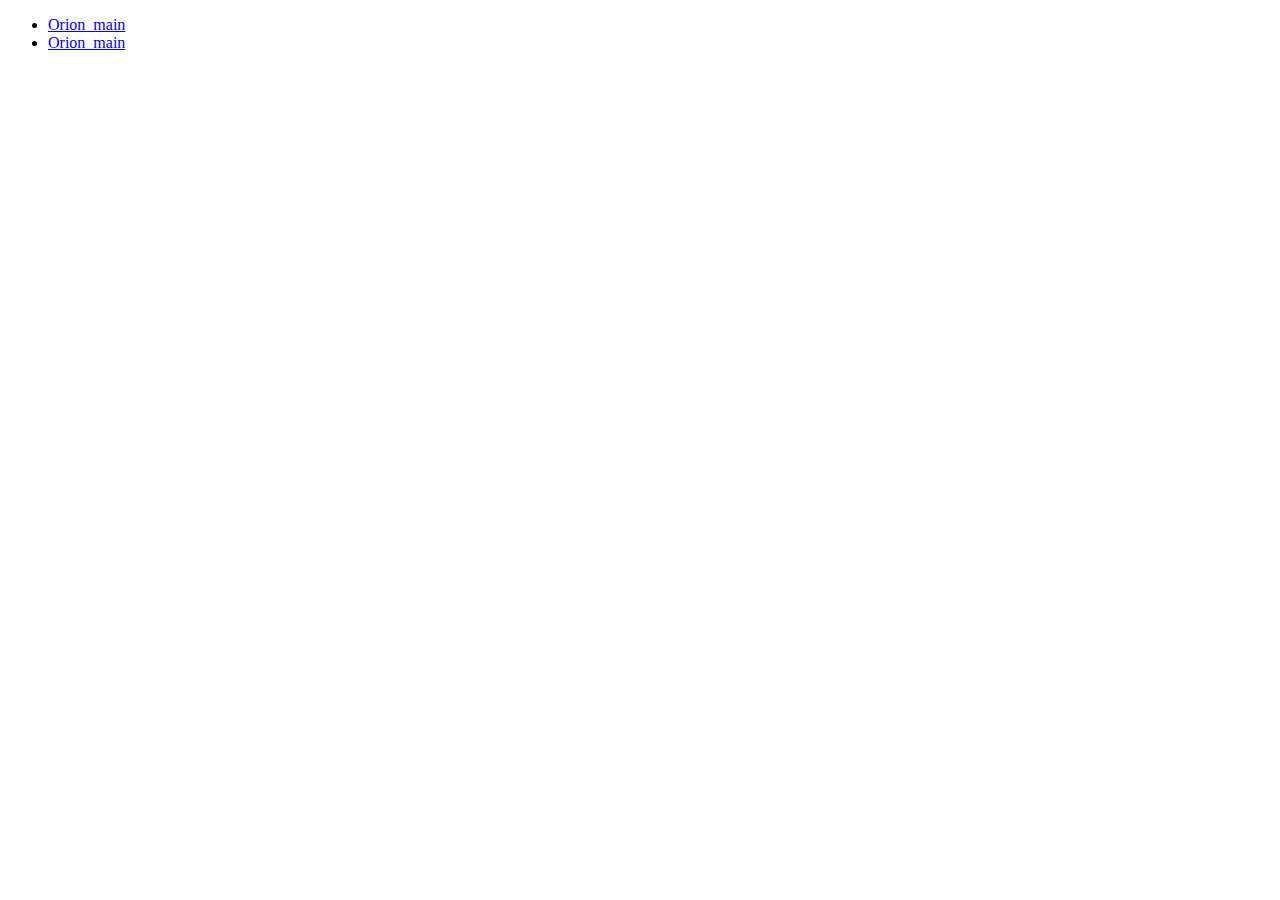
<file: index.html>
<!DOCTYPE html>
<html lang="ko-KR">
<head>
	<meta charset="UTF-8">
	<!-- <meta name="viewport" content="width=device-width, initial-scale=1.0"> -->
	<title>Document</title>
</head>
<body>
	<ul>
		<li><a href="./html/orion_main.html">Orion_main</a></li>
		<li><a href="./html/orion_product.html">Orion_main</a></li>
	</ul>
</body>
</html>
</file>
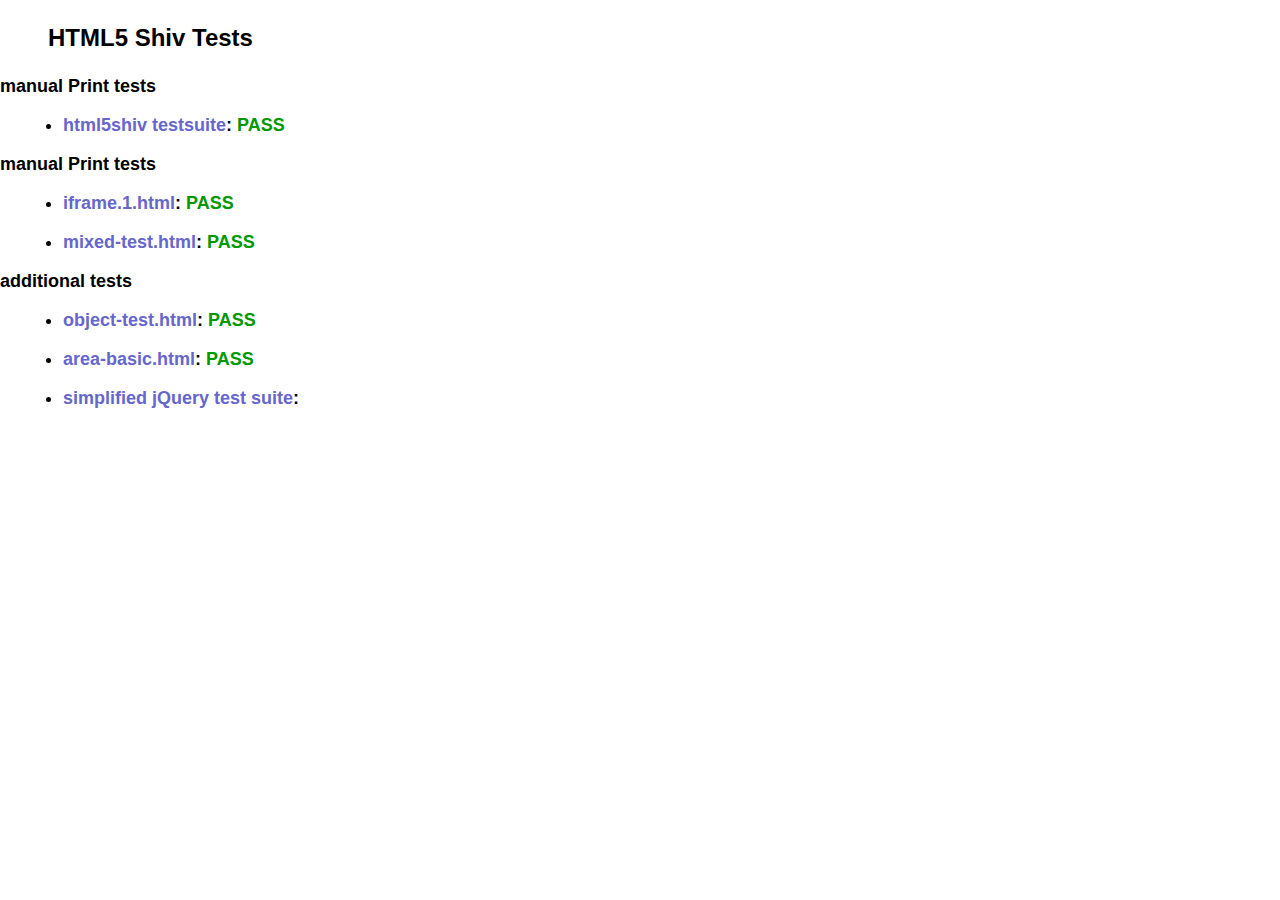
<file: ie/html5shiv/test/index.html>
<!doctype html>
<html>
	<head>
		<meta charset="utf-8">
		<title>IE&lt;9 HTML5 Shiv Tests</title>
		<link rel="stylesheet" href="style.css">
		<script src="../src/html5shiv-printshiv.js"></script>
	</head>
	<body>
		<h1>
			HTML5 Shiv Tests
		</h1>
		<h2>manual Print tests</h2>
		<ul>
			<li>
				<a href="html5shiv.html">html5shiv testsuite</a>: <span class="pass">PASS</span>
			</li>
			
		</ul>
		<h2>manual Print tests</h2>
		<ul>
			<li>
				<a href="iframe.1.html">iframe.1.html</a>: <span class="pass">PASS</span>
			</li>
			<li>
				<a href="mixed-test.html">mixed-test.html</a>: <span class="pass">PASS</span>
			</li>
			
		</ul>
		<h2>additional tests</h2>
		<ul>
			
			<li>
				<a href="object-test.html">object-test.html</a>: <span class="pass">PASS</span>
			</li>
			
			<li>
				<a href="highcharts/area-basic.html">area-basic.html</a>: <span class="pass">PASS</span>
			</li>
			<li>
				<a href="jquery-1.7.1/index.html">simplified jQuery test suite</a>:
			</li>
		</ul>
	<body>
</html>
</file>
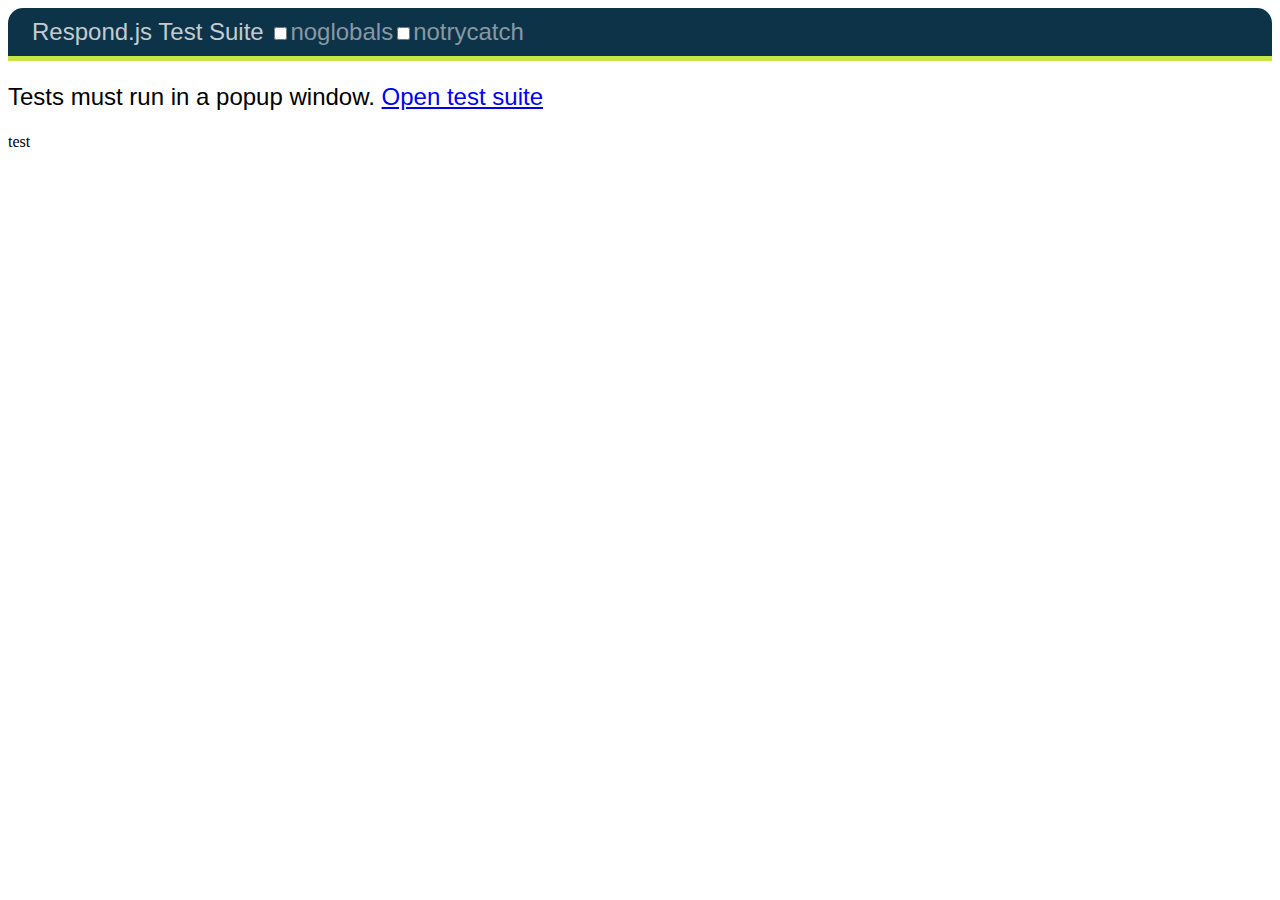
<file: ie/respond/test/unit/index.html>
<!DOCTYPE html>
<html>
<head>
	<meta charset="utf-8" />
	<title>Respond.js Test Suite</title>
	<link rel="stylesheet" href="qunit/qunit.css" media="screen">
	<script src="qunit/qunit.js"></script>
	<link href="test.css" rel="stylesheet" />
	<link href="test2.css" media="screen and (min-width: 950px)" rel="stylesheet" />
	<link href="test3.css" media="screen and (min-width: 68.75em)" rel="stylesheet" />
	<script src="../../dest/respond.src.js"></script>
	<script src="tests.js"></script>

</head>
<body>
	<h1 id="qunit-header">Respond.js Test Suite</h1>
	<h2 id="qunit-banner"></h2>
	<div id="qunit-testrunner-toolbar"></div>
	<h2 id="qunit-userAgent"></h2>
	<ol id="qunit-tests"></ol>
	
	<!-- tests must run in new window -->
	<div id="launcher"></div>
	
	<!-- elem for applying css via queries -->
	<div id="testelem" class="foo">test</div>
	
</body>
</html>
</file>
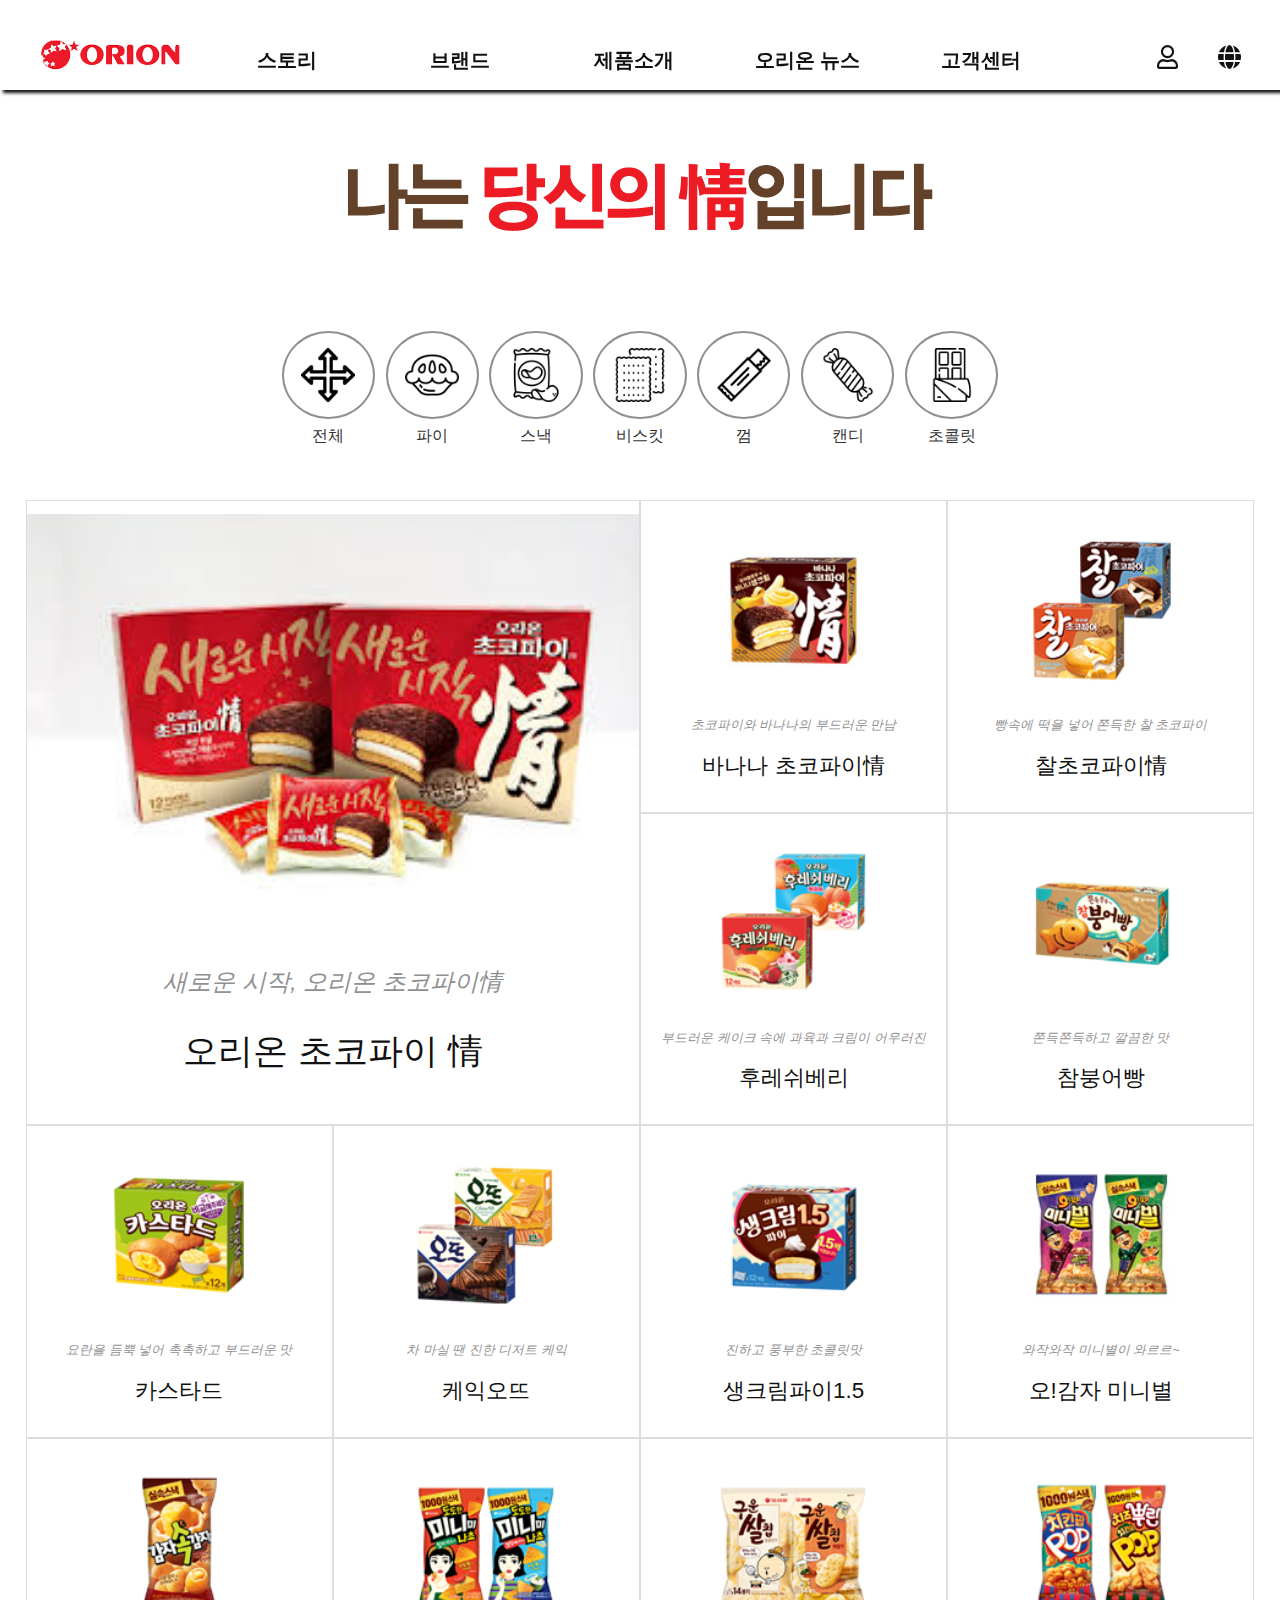
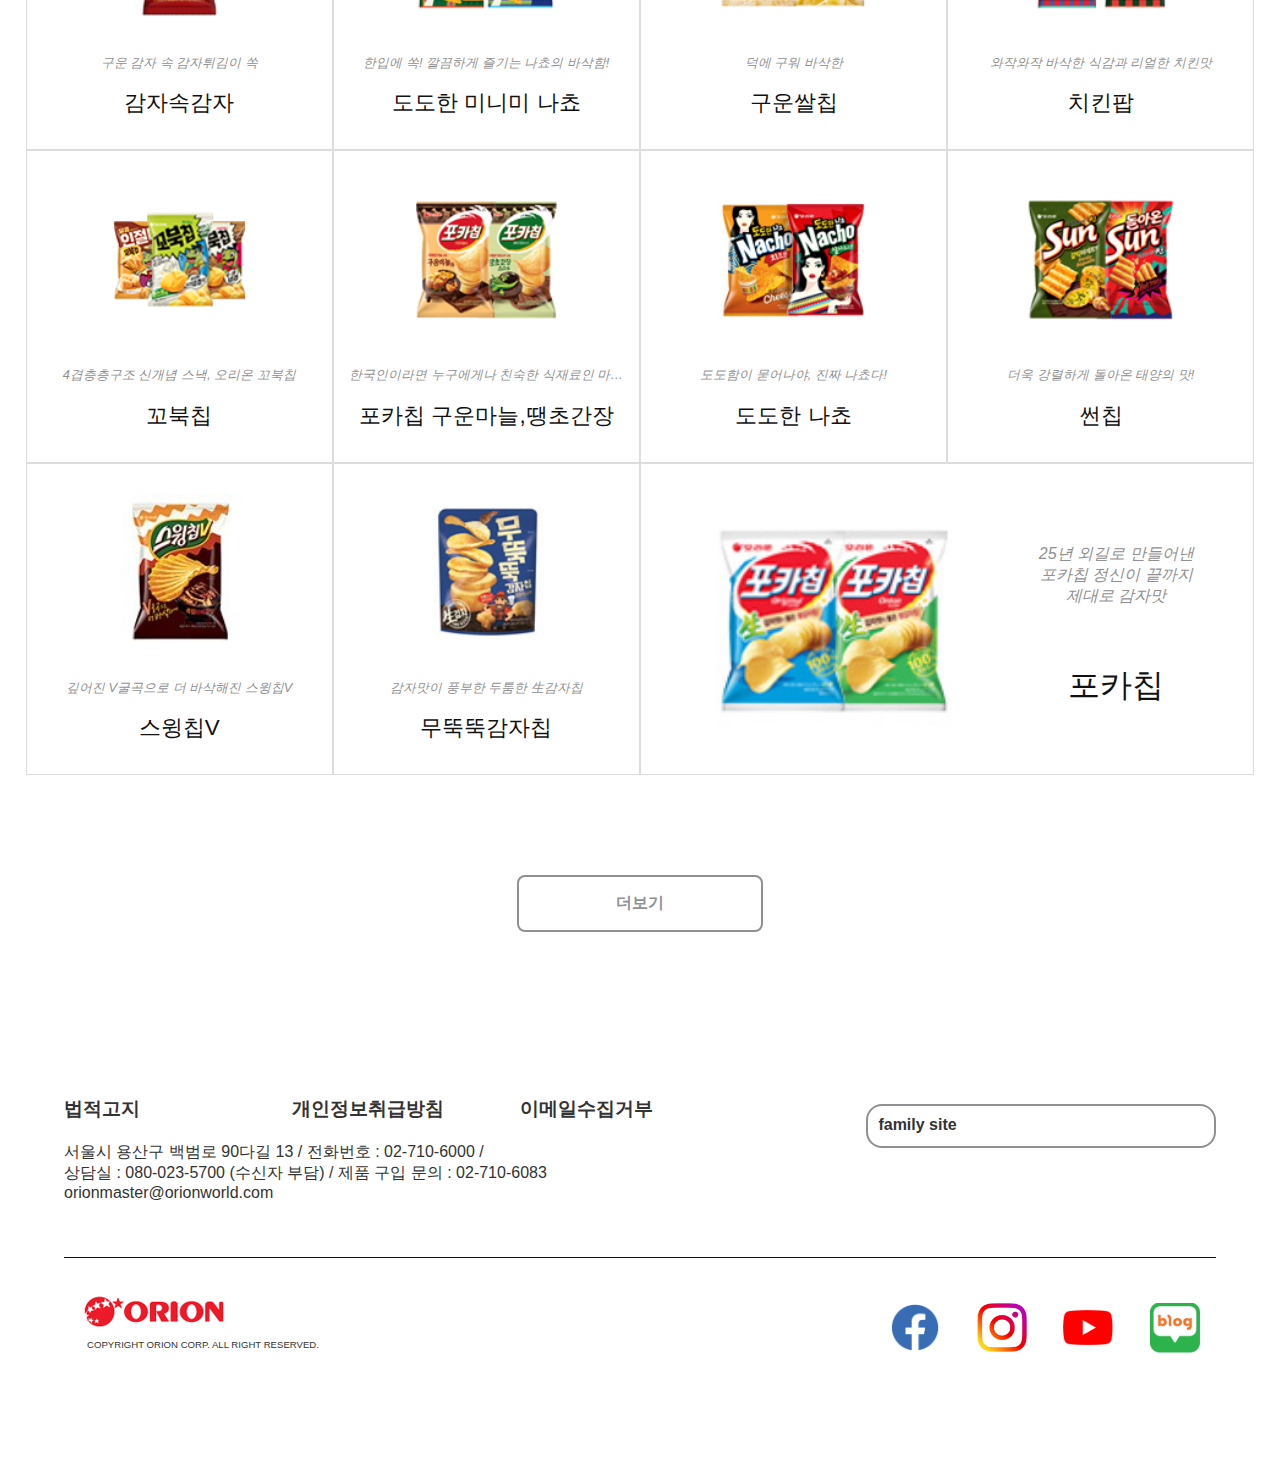
<file: html/orion_product.html>
<!DOCTYPE html>
<!-- orion_product.html -->
<html lang="ko-KR">
<head>
 <meta charset="UTF-8">
 <meta http-equiv="X-UA-Compatible" content="IE=edge">
 <meta name="viewport" content="width=device-width,
 user-scalable=yes, initial-scale=1.0, maximum-scale=3.0, minimum-scale=0.5">

 <!-- <link rel="stylesheet" href="../fonts/myFont/fonts.css"> -->

<link rel="stylesheet" href="../fonts/fontawesome-free-5/css/all.min.css">

 <link rel="stylesheet" href="../css/base/reset.css">
 <link rel="stylesheet" href="../css/base/common.css">

 <link rel="stylesheet" href="../css/src/orion_product.css">

 <!--[if IE]>
   <script src="./ie/html5shiv/dist/html5shiv.min.js"></script>
   <script src="./ie/pie/PIE.js"></script>
   <script src="./ie/respond/dist/respond.min.js"></script>
  <![endif]-->

 <title>오리온</title>
</head>
<body>
 <!-- <layout> -->
  <div id="wrap">
    <!-- #headBox-------------------------------------------- -->
		<header id="headBox">
      <h1 class="hidden_wrap">
        <a href="./orion_main.html">
          <span>orion logo</span>
        </a>
      </h1>

      <button type="button"><span class="hidden">메뉴 열기</span>
        <i class="fas fa-bars"></i></button>
      <nav class="gnbBox">
        <h2 class="hidden">오리온 전체메뉴</h2>
        <ul class="gnb_area container-example">
          <li>
            <dl>
              <dt class="strip"><a href="#">스토리</a></dt>
              <dd>
                <ul class="gnb_sub">
                  <li><a href="#">오리온 소개</a></li>
                  <li><a href="#">히스토리</a></li>
                  <li><a href="#">윤리경영</a></li>
                  <li><a href="#">사회공헌</a></li>
                  <li><a href="#">채용공고</a></li>
                  <li><a href="#">오시는길</a></li>
                </ul>
              </dd>
            </dl>
          </li>
          <li> 
            <dl>
              <dt><a href="#">브랜드</a></dt>
              <dd>
                <ul class="gnb_sub">
                  <li><a href="#">초코파이 하우스</a></li>
                  <li><a href="#">닥터유</a></li>
                  <li><a href="#">마켓오</a></li>
                  <li><a href="#">제주용암수</a></li>
                </ul>
              </dd>
            </dl>
          </li>
          <li>
            <dl>
              <dt><a href="#">제품소개</a></dt>
              <dd>
                <ul class="gnb_sub">
                  <li><a href="#"></a></li>
                  <li><a href="#">pie</a></li>
                  <li><a href="#">snack</a></li>
                  <li><a href="#">biscuit</a></li>
                  <li><a href="#">gum</a></li>
                  <li><a href="#">candy</a></li>
                  <li><a href="#">chocolate</a></li>
                </ul>
              </dd>
            </dl>
          </li>
          <li>
            <dl>
              <dt><a href="#">오리온 뉴스</a></dt>
              <dd>
                <ul class="gnb_sub">
                  <li><a href="#">공지사항</a></li>
                  <li><a href="#">sns</a></li>
                  <li><a href="#">보도자료</a></li>
                  <li><a href="#">오리온 영상</a></li>
                </ul>
              </dd>
            </dl>
          </li>
          <li>
            <dl>
              <dt><a href="#">고객센터</a></dt>
              <dd>
                <ul class="gnb_sub">
                  <li><a href="#">고객소리</a></li>
                  <li><a href="#">불만접수</a></li>
                  <li><a href="#">아이디어 제안</a></li>
                  <li><a href="#">영업소 위치</a></li>
                </ul>
              </dd>
            </dl>
          </li>
        </ul>
      </nav>

      <nav class="unbBox">
        <h2 class="hidden">오리온 서비스 메뉴</h2>
        <ul class="unb_area container-example">
          <li>
            <dl>
              <dt class="login strip"><a href="#"><span class="hidden">로그인</span>
                <i class="far fa-user"></i></a></dt> <!-- 이미지 첨부 -->
              <dd>
                <ul class="unb_sub login_link">
                  <li><a href="#">로그인</a></li>
                  <li><a href="#">회원가입</a></li>
                  <li><a href="#">마이페이지</a></li>
                </ul>
              </dd>
            </dl>
          </li>
          <li>
            <dl>
              <dt class="language"><a href="#"><span class="hidden">언어선택</span>
                <i class="fas fa-globe"></i></a></dt> <!-- 이미지 첨부 -->
              <dd>
                <ul class="unb_sub language_link">
                  <li><a href="#">한국어</a></li>
                  <li><a href="#">english</a></li>
                  <li><a href="#">日 本 語</a></li>
                  <li><a href="#">中 國 語</a></li>
                </ul>
              </dd>
            </dl>
          </li>
        </ul>
      </nav>
  </header>
  <!-- // #headBox-------------------------------------------- -->

  <div id="top_img"></div>
  <!-- // #top_img-------------------------------------------- -->


  <!-- #menuBox--------------------------------- -->
  <section id="menuBox">
    <h2 class="hidden">main menu 항목 이동</h2>
    <div class="main_menu">
      <ul>
        <li><a href="#" class="p_all">
          <p>전체</p>
        </a>
        </li>
        <li><a href="#" class="pie">
          <p>파이</p>
        </a>
        </li>
        <li><a href="#" class="snack">
          <p>스낵</p>
          </a>
        </li>
        <li><a href="#" class="biscuit">
          <p>비스킷</p>
        </a>
        </li>
        <li><a href="#" class="gum">
          <p>껌</p>
        </a>
        </li>
        <li><a href="#" class="candy">
          <p>캔디</p>
          </a>
        </li>
        <li><a href="#" class="chocolate">
          <p>초콜릿</p>
        </a>
        </li>
      </ul>
    </div>
  </section>
  <!-- // #menuBox---------------------------------------- -->


  
  <!-- #productBox------------------------------------------- -->
  <section id="productBox">
    <h2 class="hidden">pie menu</h2>

    <!-- js에서 생성 -->
    <!-- <div class="product_modal">
      <div class="product_big">
        <div class="close_btn hidden_wrap">
          <button type="button"><span>닫기</span></button>	
        </div>
      </div>
      <div class="big_bg"></div>
    </div> -->

    <!-- js에서 생성 -->
    <!-- <ul class="product_all product clearfix">
      <li><a href="#">
        <div class="pie_img01 img"></div>
        <em class="img_em_01">새로운 시작, 오리온 초코파이情</em>
        <p class="img_p_01">오리온 초코파이 情</p>
      </a>
    </li>-->
    
    <!-- <div class="more">
      <button type="button">더보기</button>
    </div> -->
  </section>
  <!-- // #productBox------------------------------------- -->



  <!-- #footBox-------------------------------------------- -->
  <footer id="footBox">
    <h2 class="hidden">회사정보</h2>
    <div class="footer_top">
      <div class="fnb">
        <ul class="footer_link">
          <li><a href="#">법적고지</a></li>
          <li><a href="#">개인정보취급방침</a></li>
          <li><a href="#">이메일수집거부</a></li>
        </ul>
        <div class="address">
          <p>서울시 용산구 백범로 90다길 13 / 전화번호 : 02-710-6000 / <br />
            상담실 : 080-023-5700 (수신자 부담) / 제품 구입 문의 : 02-710-6083 
            orionmaster@orionworld.com</p>
        </div>
      
        
        <div class="family_site">
          <a href="#"><span>family site</span></a>
          <h3 class="hidden">패밀리 사이트</h3>
          <ul>
            <li><a href="https://www.showbox.co.kr/" target="_blank">showbox</a></li>
            <li><a href="https://orions.co.kr/orions/" target="_blank">고양 오리온 농구단</a></li>
          </ul>
        </div>
      </div>
    </div>


    <div class="footer_bottom">
      <div class="logoBox">
        <div class="footer_logo"></div>
      </div>
      
      <h3 class="hidden">sns</h3>
      <!-- <div class="sns_area"> -->
      <ul class="snsBox"> <!-- sns icon 첨부 -->
        <li class="facebook"><a href="https://www.facebook.com/onlyorion" target="_blank">
        <span class="hidden">facebook</span></a></li>
        <li class="instagram"><a href="https://www.instagram.com/orion_world/" target="_blank">
        <span class="hidden">instagram</span></a></li>
        <li class="youtube"><a href="https://www.youtube.com/channel/UCzK9rR-swgi7f2O_Q0vStjw/featured?disable_polymer=1" target="_blank">
        <span class="hidden">youtube</span></a></li>
        <li class="naverblog"><a href="http://blog.naver.com/orionblog" target="_blank">
        <span class="hidden">naverblog</span></a></li>
      </ul>
        <p>COPYRIGHT ORION CORP. ALL RIGHT RESERVED.</p>
      <!-- </div> -->
    </div>
  </footer>
  <!-- // #footBox-------------------------------------------- -->
  </div>

 <!-- <script> -->
<script src="../js/base/jquery-3.5.1.min.js"></script>
<script src="../js/base/jquery-ui.min.js"></script>

<!-- <script src="../js/src/orion_product.js"></script> -->
<script src="../js/src/orion_product_headBox.js"></script>
<script src="../js/src/orion_product_product_all.js"></script>
<script src="../js/src/orion_product_productBox.js"></script>
<!-- <script src="../js/src/orion_product_popupmodal.js"></script> -->
<!-- <script src="../js/src/orion_product_modal.js"></script> -->
<script src="../js/src/orion_product_productBox_modal.js"></script>
<script src="../js/src/orion_product_productBox_more.js"></script>
<script src="../js/src/orion_product_footBox.js"></script>
</body>
</html>
</file>
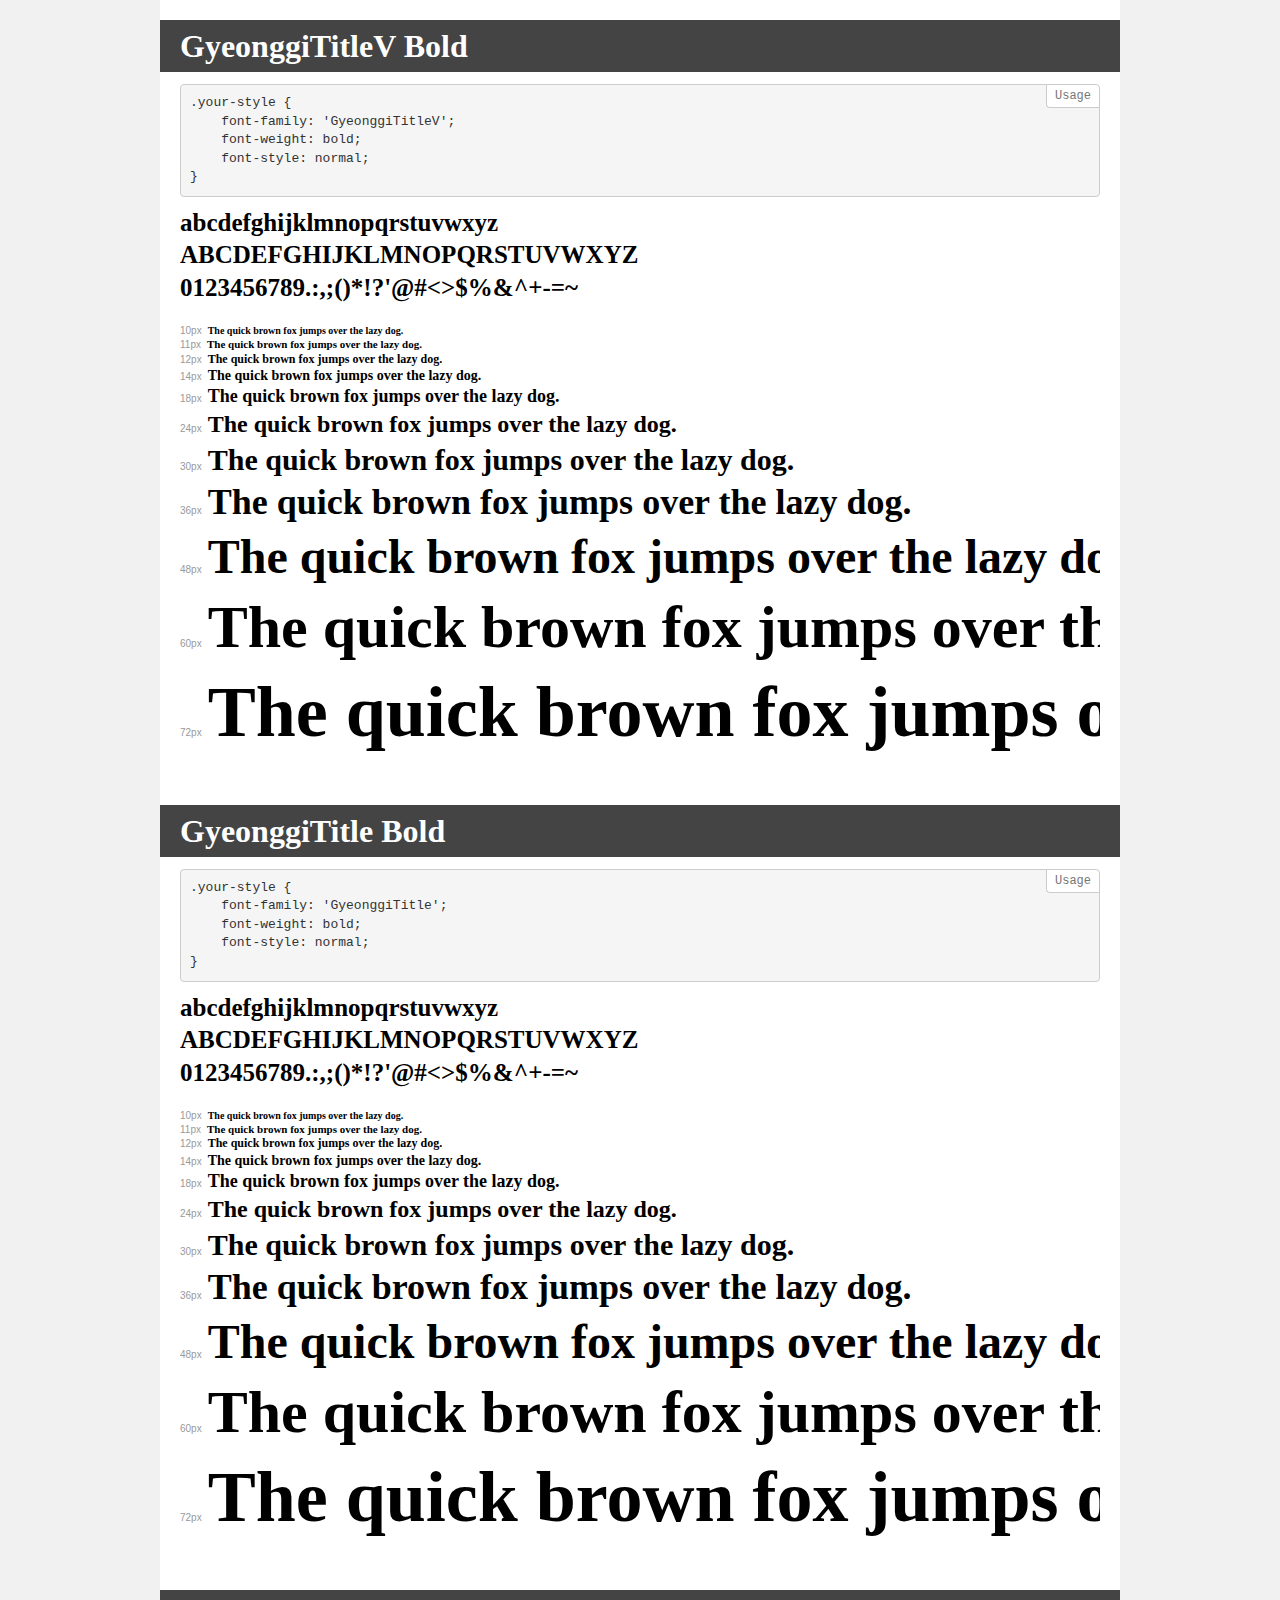
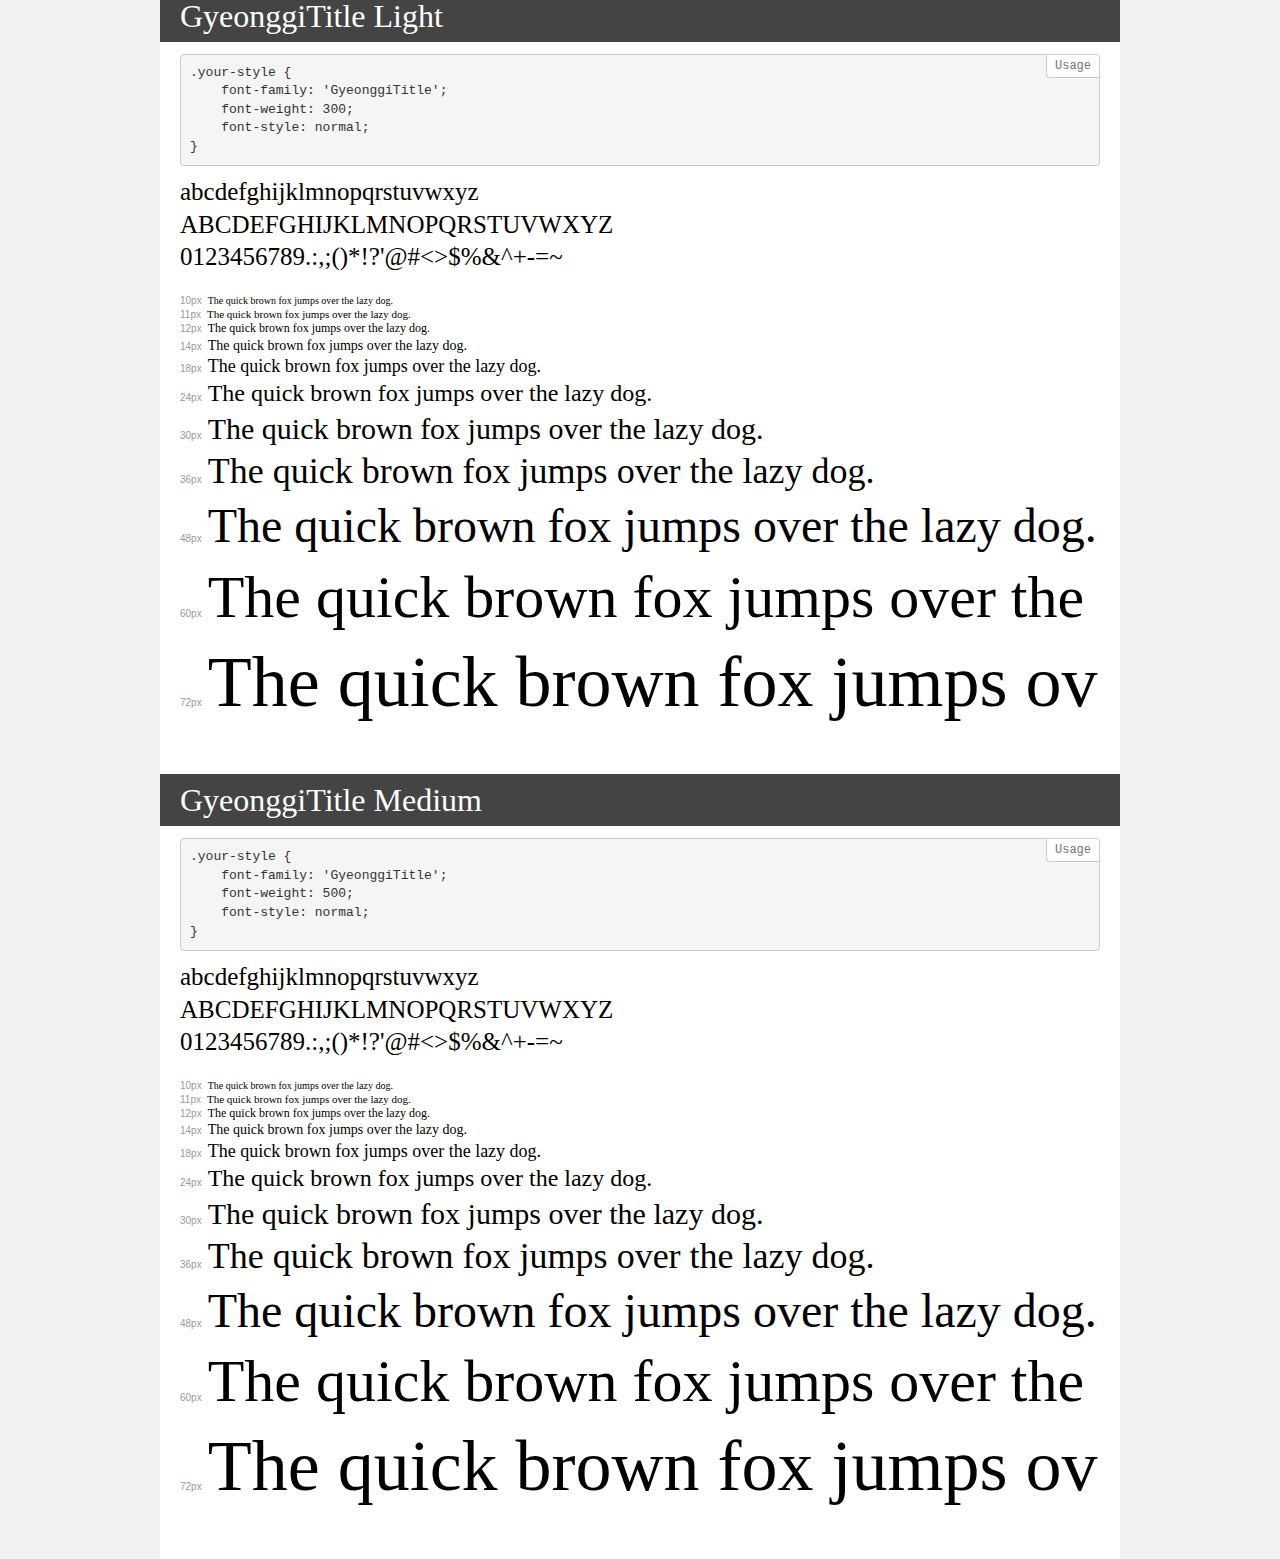
<file: fonts/Gyeonggi/demo.html>
<!DOCTYPE html>
<html>
<head>
    <meta charset="utf-8">
    <meta http-equiv="X-UA-Compatible" content="IE=edge">
    <meta name="viewport" content="width=device-width, initial-scale=1">
    <meta name="robots" content="noindex, noarchive">
    <meta name="format-detection" content="telephone=no">
    <title>Transfonter demo</title>
    <link href="stylesheet.css" rel="stylesheet">
    <style>
        /*
        http://meyerweb.com/eric/tools/css/reset/
        v2.0 | 20110126
        License: none (public domain)
        */
        html, body, div, span, applet, object, iframe,
        h1, h2, h3, h4, h5, h6, p, blockquote, pre,
        a, abbr, acronym, address, big, cite, code,
        del, dfn, em, img, ins, kbd, q, s, samp,
        small, strike, strong, sub, sup, tt, var,
        b, u, i, center,
        dl, dt, dd, ol, ul, li,
        fieldset, form, label, legend,
        table, caption, tbody, tfoot, thead, tr, th, td,
        article, aside, canvas, details, embed,
        figure, figcaption, footer, header, hgroup,
        menu, nav, output, ruby, section, summary,
        time, mark, audio, video {
            margin: 0;
            padding: 0;
            border: 0;
            font-size: 100%;
            font: inherit;
            vertical-align: baseline;
        }
        /* HTML5 display-role reset for older browsers */
        article, aside, details, figcaption, figure,
        footer, header, hgroup, menu, nav, section {
            display: block;
        }
        body {
            line-height: 1;
        }
        ol, ul {
            list-style: none;
        }
        blockquote, q {
            quotes: none;
        }
        blockquote:before, blockquote:after,
        q:before, q:after {
            content: '';
            content: none;
        }
        table {
            border-collapse: collapse;
            border-spacing: 0;
        }
        /* common styles */
        body {
            background: #f1f1f1;
            color: #000;
        }
        .page {
            background: #fff;
            width: 920px;
            margin: 0 auto;
            padding: 20px 20px 0 20px;
            overflow: hidden;
        }
        .font-container {
            overflow-x: auto;
            overflow-y: hidden;
            margin-bottom: 40px;
            line-height: 1.3;
            white-space: nowrap;
            padding-bottom: 5px;
        }
        h1 {
            position: relative;
            background: #444;
            font-size: 32px;
            color: #fff;
            padding: 10px 20px;
            margin: 0 -20px 12px -20px;
        }
        .letters {
            font-size: 25px;
            margin-bottom: 20px;
        }
        .s10:before {
            content: '10px';
        }
        .s11:before {
            content: '11px';
        }
        .s12:before {
            content: '12px';
        }
        .s14:before {
            content: '14px';
        }
        .s18:before {
            content: '18px';
        }
        .s24:before {
            content: '24px';
        }
        .s30:before {
            content: '30px';
        }
        .s36:before {
            content: '36px';
        }
        .s48:before {
            content: '48px';
        }
        .s60:before {
            content: '60px';
        }
        .s72:before {
            content: '72px';
        }
        .s10:before, .s11:before, .s12:before, .s14:before,
        .s18:before, .s24:before, .s30:before, .s36:before,
        .s48:before, .s60:before, .s72:before {
            font-family: Arial, sans-serif;
            font-size: 10px;
            font-weight: normal;
            font-style: normal;
            color: #999;
            padding-right: 6px;
        }
        pre {
            display: block;
            position: relative;
            padding: 9px;
            margin: 0 0 10px;
            font-family: Monaco, Menlo, Consolas, "Courier New", monospace !important;
            font-size: 13px;
            line-height: 1.428571429;
            color: #333;
            font-weight: normal !important;
            font-style: normal !important;
            background-color: #f5f5f5;
            border: 1px solid #ccc;
            overflow-x: auto;
            border-radius: 4px;
        }
        pre:after {
            display: block;
            position: absolute;
            right: 0;
            top: 0;
            content: 'Usage';
            line-height: 1;
            padding: 5px 8px;
            font-size: 12px;
            color: #767676;
            background-color: #fff;
            border: 1px solid #ccc;
            border-right: none;
            border-top: none;
            border-radius: 0 4px 0 4px;
            z-index: 10;
        }
        /* responsive */
        @media (max-width: 959px) {
            .page {
                width: auto;
                margin: 0;
            }
        }
    </style>
</head>
<body>
<div class="page">
    <div class="demo" style="font-family: 'GyeonggiTitleV'; font-weight: bold; font-style: normal;">
        <h1>GyeonggiTitleV Bold</h1>
        <pre>.your-style {
    font-family: 'GyeonggiTitleV';
    font-weight: bold;
    font-style: normal;
}</pre>
        <div class="font-container">
            <p class="letters">
                abcdefghijklmnopqrstuvwxyz<br>
ABCDEFGHIJKLMNOPQRSTUVWXYZ<br>
                0123456789.:,;()*!?'@#<>$%&^+-=~
            </p>
            <p class="s10" style="font-size: 10px;">The quick brown fox jumps over the lazy dog.</p>
            <p class="s11" style="font-size: 11px;">The quick brown fox jumps over the lazy dog.</p>
            <p class="s12" style="font-size: 12px;">The quick brown fox jumps over the lazy dog.</p>
            <p class="s14" style="font-size: 14px;">The quick brown fox jumps over the lazy dog.</p>
            <p class="s18" style="font-size: 18px;">The quick brown fox jumps over the lazy dog.</p>
            <p class="s24" style="font-size: 24px;">The quick brown fox jumps over the lazy dog.</p>
            <p class="s30" style="font-size: 30px;">The quick brown fox jumps over the lazy dog.</p>
            <p class="s36" style="font-size: 36px;">The quick brown fox jumps over the lazy dog.</p>
            <p class="s48" style="font-size: 48px;">The quick brown fox jumps over the lazy dog.</p>
            <p class="s60" style="font-size: 60px;">The quick brown fox jumps over the lazy dog.</p>
            <p class="s72" style="font-size: 72px;">The quick brown fox jumps over the lazy dog.</p>
        </div>
    </div>
    <div class="demo" style="font-family: 'GyeonggiTitle'; font-weight: bold; font-style: normal;">
        <h1>GyeonggiTitle Bold</h1>
        <pre>.your-style {
    font-family: 'GyeonggiTitle';
    font-weight: bold;
    font-style: normal;
}</pre>
        <div class="font-container">
            <p class="letters">
                abcdefghijklmnopqrstuvwxyz<br>
ABCDEFGHIJKLMNOPQRSTUVWXYZ<br>
                0123456789.:,;()*!?'@#<>$%&^+-=~
            </p>
            <p class="s10" style="font-size: 10px;">The quick brown fox jumps over the lazy dog.</p>
            <p class="s11" style="font-size: 11px;">The quick brown fox jumps over the lazy dog.</p>
            <p class="s12" style="font-size: 12px;">The quick brown fox jumps over the lazy dog.</p>
            <p class="s14" style="font-size: 14px;">The quick brown fox jumps over the lazy dog.</p>
            <p class="s18" style="font-size: 18px;">The quick brown fox jumps over the lazy dog.</p>
            <p class="s24" style="font-size: 24px;">The quick brown fox jumps over the lazy dog.</p>
            <p class="s30" style="font-size: 30px;">The quick brown fox jumps over the lazy dog.</p>
            <p class="s36" style="font-size: 36px;">The quick brown fox jumps over the lazy dog.</p>
            <p class="s48" style="font-size: 48px;">The quick brown fox jumps over the lazy dog.</p>
            <p class="s60" style="font-size: 60px;">The quick brown fox jumps over the lazy dog.</p>
            <p class="s72" style="font-size: 72px;">The quick brown fox jumps over the lazy dog.</p>
        </div>
    </div>
    <div class="demo" style="font-family: 'GyeonggiTitle'; font-weight: 300; font-style: normal;">
        <h1>GyeonggiTitle Light</h1>
        <pre>.your-style {
    font-family: 'GyeonggiTitle';
    font-weight: 300;
    font-style: normal;
}</pre>
        <div class="font-container">
            <p class="letters">
                abcdefghijklmnopqrstuvwxyz<br>
ABCDEFGHIJKLMNOPQRSTUVWXYZ<br>
                0123456789.:,;()*!?'@#<>$%&^+-=~
            </p>
            <p class="s10" style="font-size: 10px;">The quick brown fox jumps over the lazy dog.</p>
            <p class="s11" style="font-size: 11px;">The quick brown fox jumps over the lazy dog.</p>
            <p class="s12" style="font-size: 12px;">The quick brown fox jumps over the lazy dog.</p>
            <p class="s14" style="font-size: 14px;">The quick brown fox jumps over the lazy dog.</p>
            <p class="s18" style="font-size: 18px;">The quick brown fox jumps over the lazy dog.</p>
            <p class="s24" style="font-size: 24px;">The quick brown fox jumps over the lazy dog.</p>
            <p class="s30" style="font-size: 30px;">The quick brown fox jumps over the lazy dog.</p>
            <p class="s36" style="font-size: 36px;">The quick brown fox jumps over the lazy dog.</p>
            <p class="s48" style="font-size: 48px;">The quick brown fox jumps over the lazy dog.</p>
            <p class="s60" style="font-size: 60px;">The quick brown fox jumps over the lazy dog.</p>
            <p class="s72" style="font-size: 72px;">The quick brown fox jumps over the lazy dog.</p>
        </div>
    </div>
    <div class="demo" style="font-family: 'GyeonggiTitle'; font-weight: 500; font-style: normal;">
        <h1>GyeonggiTitle Medium</h1>
        <pre>.your-style {
    font-family: 'GyeonggiTitle';
    font-weight: 500;
    font-style: normal;
}</pre>
        <div class="font-container">
            <p class="letters">
                abcdefghijklmnopqrstuvwxyz<br>
ABCDEFGHIJKLMNOPQRSTUVWXYZ<br>
                0123456789.:,;()*!?'@#<>$%&^+-=~
            </p>
            <p class="s10" style="font-size: 10px;">The quick brown fox jumps over the lazy dog.</p>
            <p class="s11" style="font-size: 11px;">The quick brown fox jumps over the lazy dog.</p>
            <p class="s12" style="font-size: 12px;">The quick brown fox jumps over the lazy dog.</p>
            <p class="s14" style="font-size: 14px;">The quick brown fox jumps over the lazy dog.</p>
            <p class="s18" style="font-size: 18px;">The quick brown fox jumps over the lazy dog.</p>
            <p class="s24" style="font-size: 24px;">The quick brown fox jumps over the lazy dog.</p>
            <p class="s30" style="font-size: 30px;">The quick brown fox jumps over the lazy dog.</p>
            <p class="s36" style="font-size: 36px;">The quick brown fox jumps over the lazy dog.</p>
            <p class="s48" style="font-size: 48px;">The quick brown fox jumps over the lazy dog.</p>
            <p class="s60" style="font-size: 60px;">The quick brown fox jumps over the lazy dog.</p>
            <p class="s72" style="font-size: 72px;">The quick brown fox jumps over the lazy dog.</p>
        </div>
    </div>
</div>
</body>
</html>
</file>
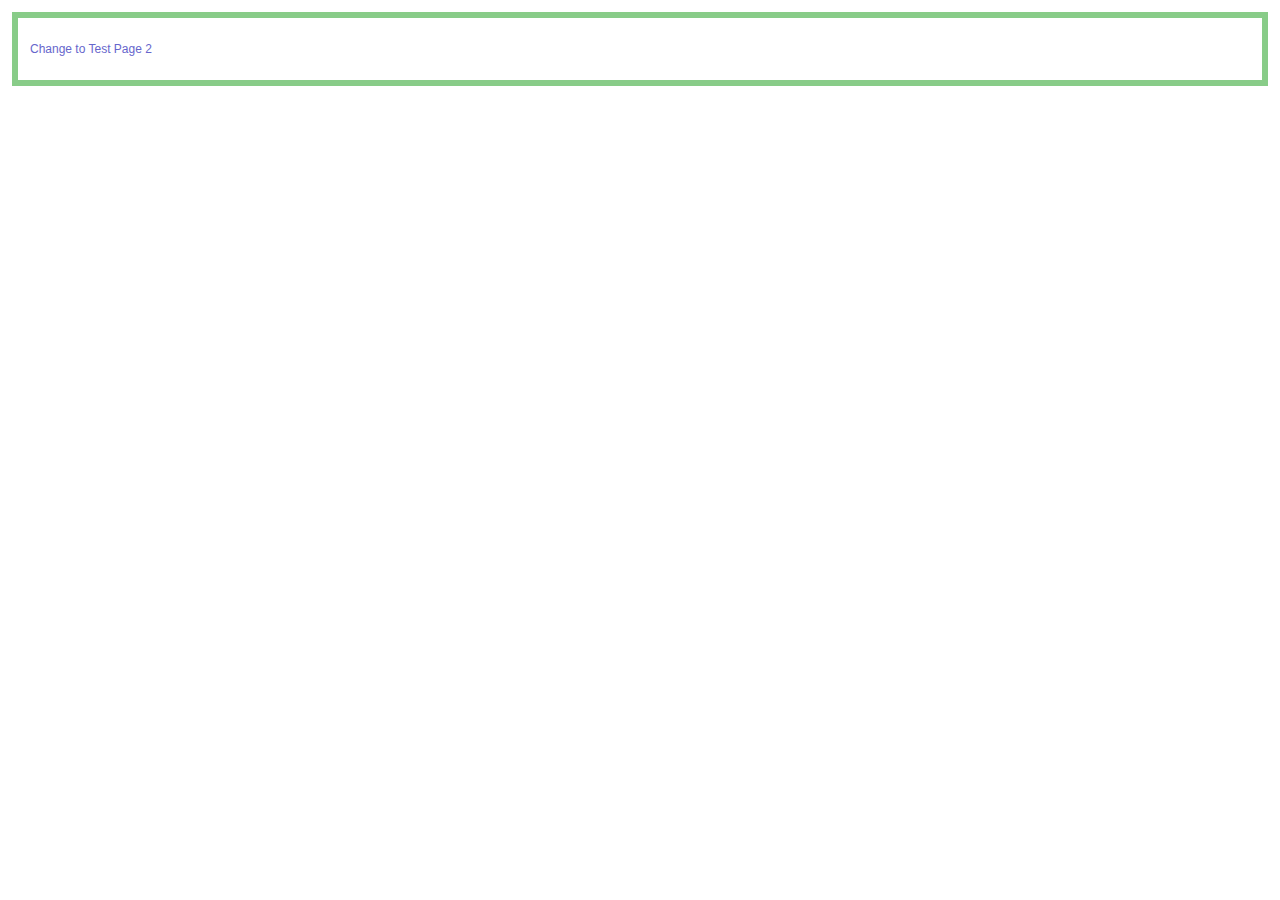
<file: ie/html5shiv/test/iframe.1-1.html>
<!doctype html>
<html>
	<head>
		<meta charset="utf-8">
		<title>Test 1</title>
		<link rel="stylesheet" href="style.css">
		<script src="../src/html5shiv-printshiv.js"></script>
	</head>
	<body>
		<section>
			<p><a href="iframe.1-2.html">Change to Test Page 2</a></p>
		</section>
	</body>
</html>
</file>
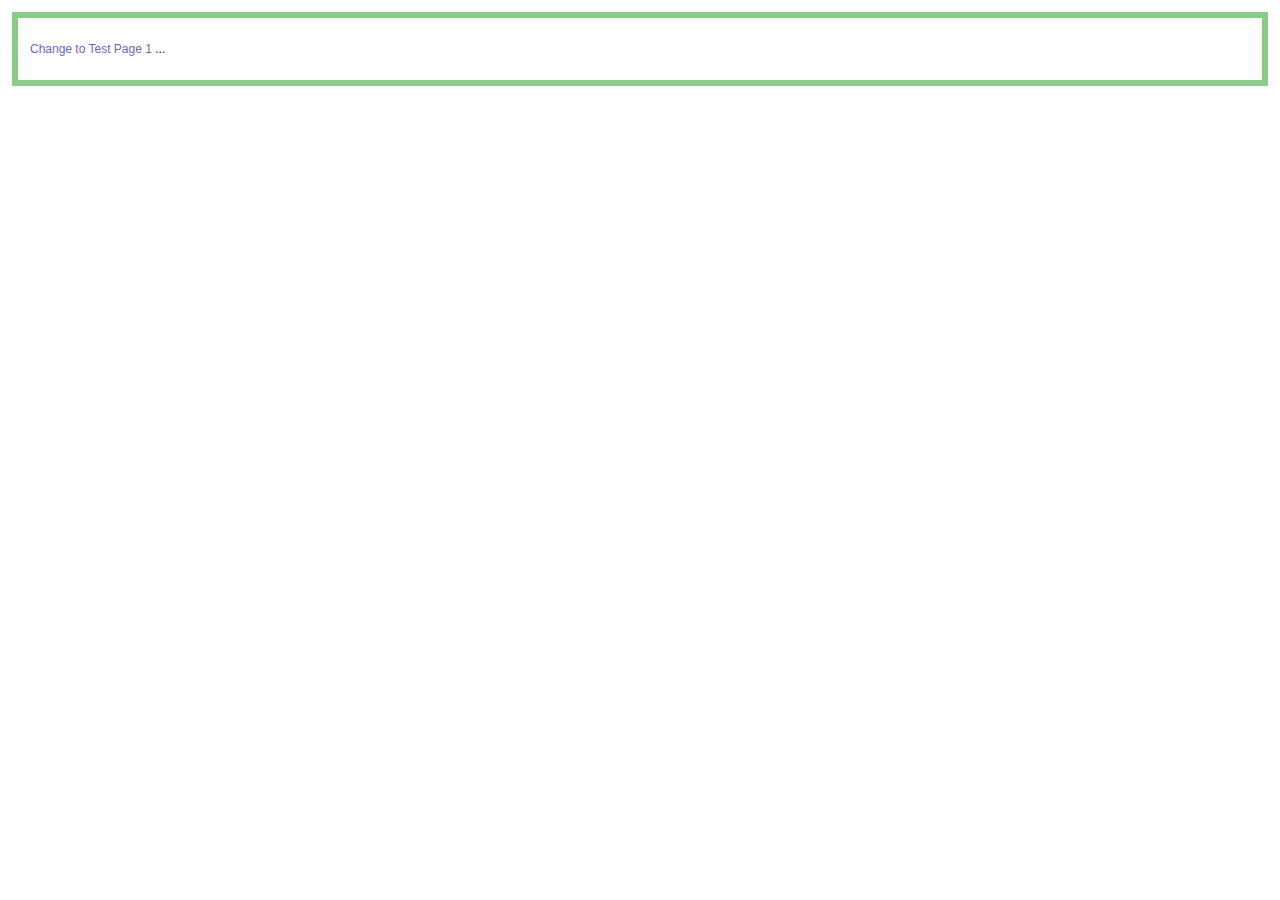
<file: ie/html5shiv/test/iframe.1-2.html>
<!doctype html>
<html>
	<head>
		<meta charset="utf-8">
		<title>Test 2</title>
		<link rel="stylesheet" href="style.css">
		<script src="../src/html5shiv-printshiv.js"></script>
	<body>
		<section>
			<p><a href="iframe.1-1.html">Change to Test Page 1</a> <span contenteditable>...</span></p>
		</section>
	</body>
</html>
</file>
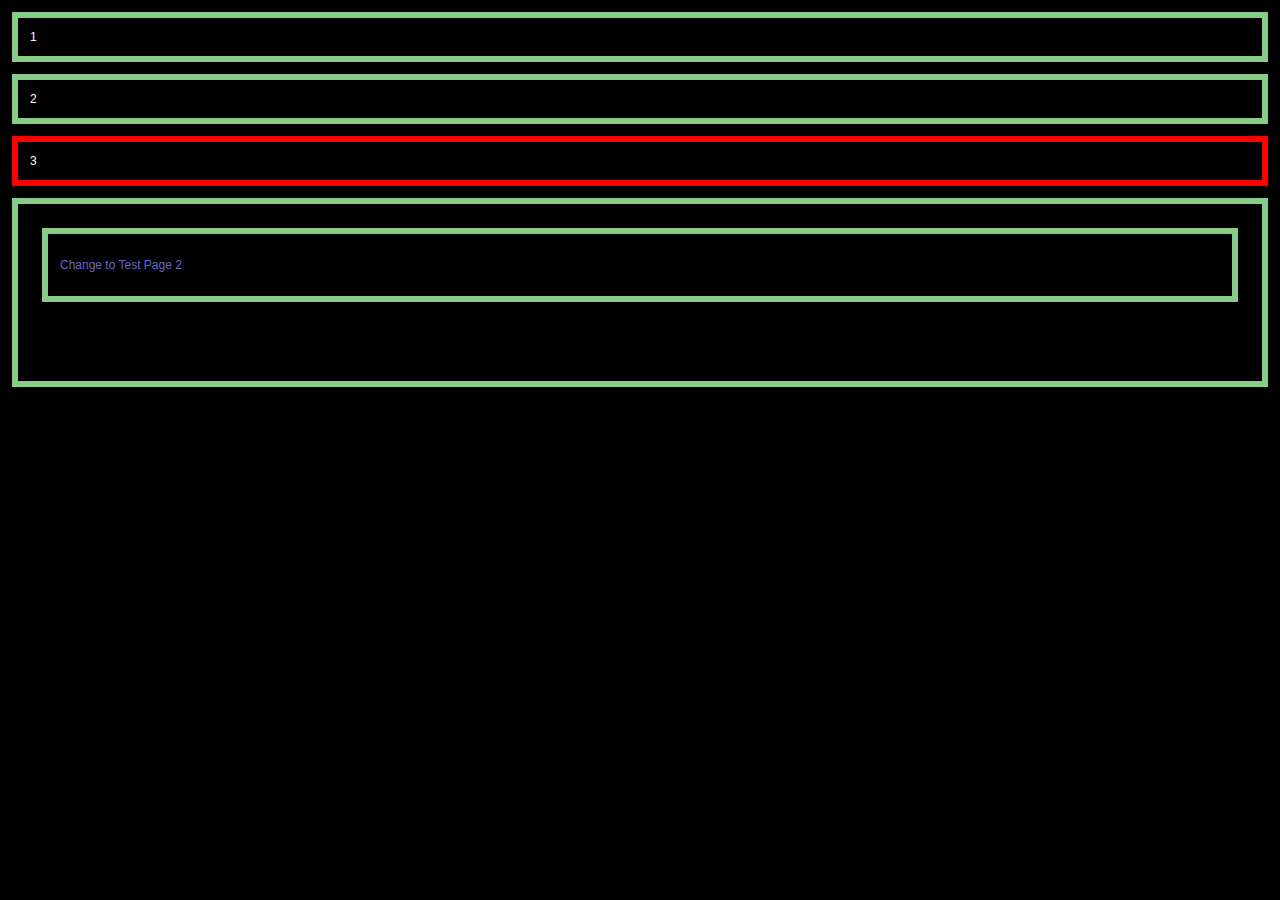
<file: ie/html5shiv/test/iframe.1.html>
<!doctype html>
<html>
	<head>
		<meta charset="utf-8">
		<title>HTML5Shiv</title>
		<link rel="stylesheet" href="style.css">
		<style>
			body {
				color: #fff;
				background: url(data/body-crash.jpg);
			}
		</style>
		<script src="../src/html5shiv-printshiv.js"></script>
		<script src="//use.typekit.com/fbz1vwc.js"></script>
		<script>
			Typekit.load();
		</script>
	</head>
	<body>
		<section>1</section>
		<section>2</section>
		<section style="border-color: red;">3</section>
		<section>
			<iframe src="iframe.1-1.html" style="width:100%;height:100%;" frameborder="0"></iframe>
		</section>
	</body>
</html>
</file>
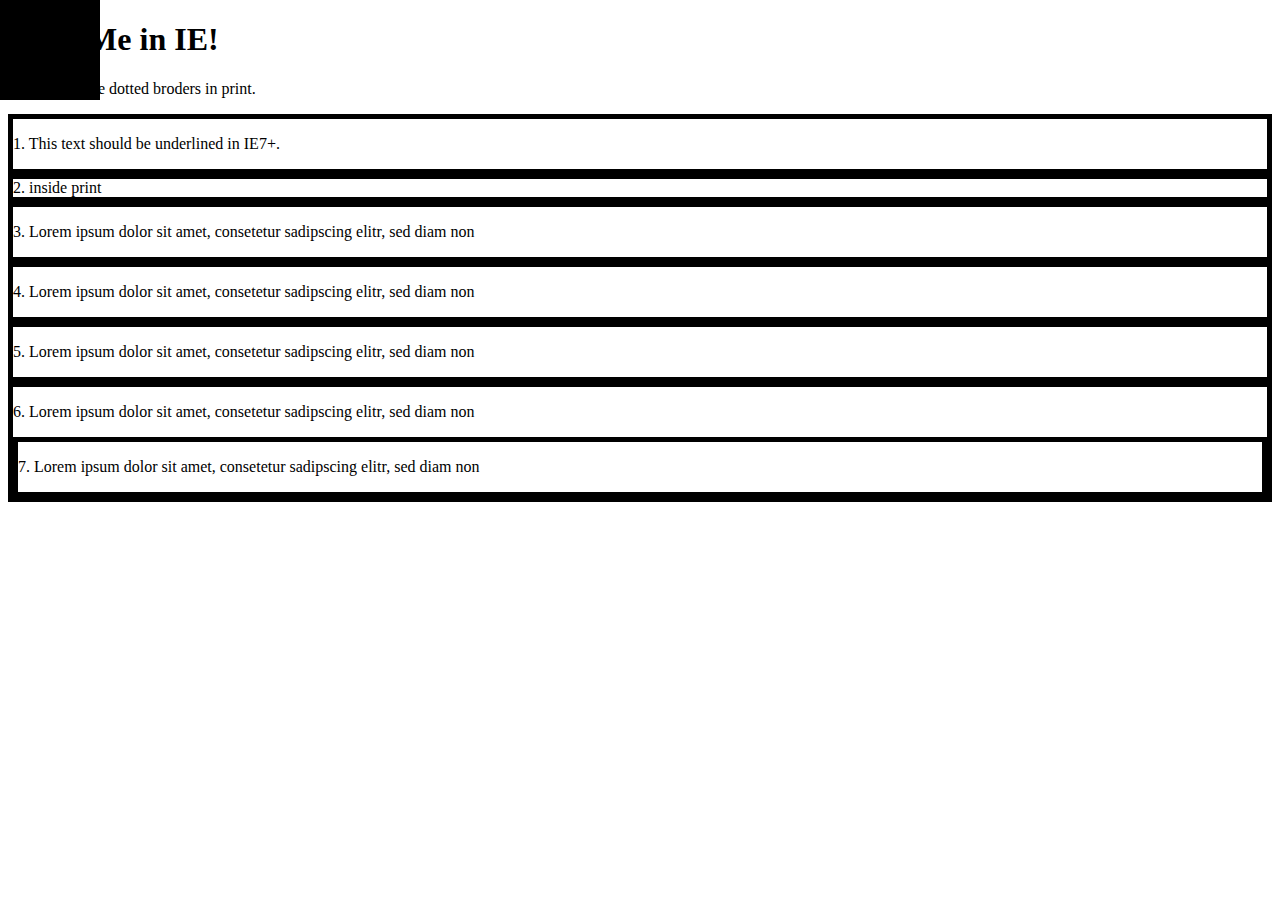
<file: ie/html5shiv/test/mixed-test.html>
<!doctype html>
<html>
	<head>
		<meta charset="utf-8">
		<title>IEPP Test Suite</title>
		<link rel="stylesheet" href="data/inline-mixed-media.css">
		<link rel="stylesheet" href="data/inline-print-media.css">
		<link rel="stylesheet" href="data/print.css" media="print">
		<link rel="stylesheet" href="data/screen.css" media="screen, projection">
		<link rel="stylesheet" href="data/print-styles.css" media="print">
		<style>
			body {
				background: url(data/body-crash.jpg) no-repeat;
			}
		</style>
		<style>
			form {
				margin: 0;
			}
			article#inline-print {
				border: 5px solid #000;
			}
			section div article {
				border: 5px solid #000;
			}
			section[data-article="article"] {
				border: 5px solid #000;
			}
		</style>
		<style media="print">
			article#inline-print {
				border: 5px dotted #000;
			}
			section div article {
				border: 5px dotted #000;
			}
			section[data-article="article"] {
				border: 5px dotted #000;
			}
			p+article {
				text-decoration: underline;
			}
		</style>
		<script src="../src/html5shiv-printshiv.js"></script>
		
		<script src="//use.typekit.com/fbz1vwc.js"></script>
		<script>
			Typekit.load();
		</script>
	</head>
	<body id="print-body-id" class="print-body-class">
		<h1>
			Print Me in IE!
		</h1>
		<p>You should see dotted broders in print.</p>
		<article class="inline-mixed-media">
			<p>
				1. This text should be underlined in IE7+.
			</p>
		</article>
		<article class="inline-print-media">
			<form action="/test/ test">
				<div class="inside-of-form">2. inside print</div>
			</form>
		</article>
		<article class="print">
			<p>
				3. Lorem ipsum dolor sit amet, consetetur sadipscing elitr,  sed diam non
			</p>
		</article>
		<div class="print-styles">
			<article>
				<p>
					4. Lorem ipsum dolor sit amet, consetetur sadipscing elitr,  sed diam non
				</p>
			</article>
		</div>
		<article class="print-styles-print">
			<p>
				5. Lorem ipsum dolor sit amet, consetetur sadipscing elitr,  sed diam non
			</p>
		</article>
		<section>
			<div data-article="article">
				<article>
					<p>
						6. Lorem ipsum dolor sit amet, consetetur sadipscing elitr,  sed diam non
					</p>

					<section data-article="article">
						<p>
							7. Lorem ipsum dolor sit amet, consetetur sadipscing elitr,  sed diam non
						</p>
					</section>
				</article>
			</div>
		</section>
	</body>
</html>
</file>
<file: ie/html5shiv/test/style.css>
@import url(style.all.css);
@import url(style.print.css);
</file>
<file: ie/respond/test/unit/test.css>
.launcher #qunit-testrunner-toolbar,
.launcher #qunit-userAgent,
.launcher #qunit-tests,
.launcher #qunit-testresult {
	display: none;
}
.launcher #launcher {

	font: 1.5em/1 bold Helvetica, sans-serif;
}

#testelem {
	width: 50px;
	overflow: hidden;
	display: block;
}

/* a style like this should never apply in IE. If it does, tests will fail */
@media screen and (view-mode: minimized) {
	#testelem {
		width: 10px !important;
	}
}

/*styles for 480px and up - media type purposely left out here to test that in the process */
@media (min-width: 480px) {
	#testelem {
		width: 150px;
	}
	#testelem[class=foo] {
		height: 200px;
	}
}

/*styles for 500px and under*/
@media screen and (max-width: 460px) {
	#testelem {
		height: 150px;
	}
}

/* testing em unit support - 33em should be 528px and 35em should be 560px in IE with default font settings */
@media screen and (min-width: 33em) and (max-width: 38em) {
	#testelem {
		width: 75px;
	}
}



/*styles for 620px and up */
@media only screen and (min-width: 620px) {
	#testelem {
		width: 250px;
	}
}


/*styles for 760px and up */
@media only print, only screen and (min-width: 760px) {
	#testelem {
		width: 350px;
	}
}


/*styles for print that shouldn't apply */
@media only print and (min-width: 800px) {
	#testelem {
		width: 500px;
	}
}
</file>
<file: ie/respond/test/unit/test2.css>
/* this stylesheet was referenced via a link that had a media attr defined
it should only apply on window > 950px */
#testelem {
	width: 16px;
}
</file>
<file: ie/respond/test/unit/test3.css>
/* this stylesheet was referenced via a link that had a media attr defined
it should only apply on screen > 87.5em (1400px) */
#testelem {
	width: 25px;
}
</file>
<file: css/base/common.css>
@charset "utf-8";
/* common.css */

.hidden_wrap a>span, .hidden_wrap button>span, .hidden_wrap span,
.hidden {display: block; position: absolute; z-index: -1; 
         width: 0; height: 0; overflow: hidden;}


.clearfix {width: 100%; height: auto;}
.clearfix:after, .clearfix::after {content:" "; display: block; clear: both;}
.clearfix > li:first-child,
.clearfix > div:first-child { margin-left:0; }

.full a {
  display:block; width: 100%; height: 100%; 
  background-repeat: no-repeat; background-position: 0 0;
}

.full a>span {
  display:block; position:absolute; z-index:0; width: 0; height: 0; overflow: hidden;
}

/* table ---------------------------- */
.table_style thead { background-color: #acf; }
.table_style tfoot { background-color: #ccc; }
.table_style table {border-left:0; border-right:0;}
.table_style tr>th:first-child,
.table_style tr>td:first-child {border-left:0;}

.table_style tr>th:last-child,
.table_style tr>td:last-child {border-right:0;}
</file>
<file: css/src/orion_product.css>
/* orion_product.css */

@import url(../../css/src/orion_product/orion_product_base.css);
@import url(../../css/src/orion_product/orion_product_mob_v.css);
@import url(../../css/src/orion_product/orion_product_mob_h.css);
@import url(../../css/src/orion_product/orion_product_tab.css);
@import url(../../css/src/orion_product/orion_product_pc.css);
@import url(../../css/src/orion_product/orion_product_pcfull.css);
</file>
<file: fonts/Gyeonggi/stylesheet.css>
@font-face {
    font-family: 'gt';
    src: url('hinted-GyeonggiTitleV.eot');
    src: local('GyeonggiTitleV Bold'), local('GyeonggiTitleV'),
        url('hinted-GyeonggiTitleV.eot?#iefix') format('embedded-opentype'),
        url('hinted-GyeonggiTitleV.woff2') format('woff2'),
        url('hinted-GyeonggiTitleV.woff') format('woff'),
        url('hinted-GyeonggiTitleV.svg#GyeonggiTitleV') format('svg');
    font-weight: bold;
    font-style: normal;
}

@font-face {
    font-family: 'gt';
    src: url('hinted-GyeonggiTitleB.eot');
    src: local('GyeonggiTitle Bold'), local('GyeonggiTitleB'),
        url('hinted-GyeonggiTitleB.eot?#iefix') format('embedded-opentype'),
        url('hinted-GyeonggiTitleB.woff2') format('woff2'),
        url('hinted-GyeonggiTitleB.woff') format('woff'),
        url('hinted-GyeonggiTitleB.svg#GyeonggiTitleB') format('svg');
    font-weight: bold;
    font-style: normal;
}

@font-face {
    font-family: 'gt';
    src: url('hinted-GyeonggiTitleL.eot');
    src: local('GyeonggiTitle Light'), local('GyeonggiTitleL'),
        url('hinted-GyeonggiTitleL.eot?#iefix') format('embedded-opentype'),
        url('hinted-GyeonggiTitleL.woff2') format('woff2'),
        url('hinted-GyeonggiTitleL.woff') format('woff'),
        url('hinted-GyeonggiTitleL.svg#GyeonggiTitleL') format('svg');
    font-weight: 300;
    font-style: normal;
}

@font-face {
    font-family: 'gt';
    src: url('hinted-GyeonggiTitleM.eot');
    src: local('GyeonggiTitle Medium'), local('GyeonggiTitleM'),
        url('hinted-GyeonggiTitleM.eot?#iefix') format('embedded-opentype'),
        url('hinted-GyeonggiTitleM.woff2') format('woff2'),
        url('hinted-GyeonggiTitleM.woff') format('woff'),
        url('hinted-GyeonggiTitleM.svg#GyeonggiTitleM') format('svg');
    font-weight: 500;
    font-style: normal;
}
</file>
<file: ie/html5shiv/test/data/inline-mixed-media.css>
@media screen, handheld {
	article.inline-mixed-media {
		border: 5px solid #000;
	}
}

@media print  {
	article.inline-mixed-media {
		border: 5px dotted #000;
	}
}
</file>
<file: ie/html5shiv/test/data/inline-print-media.css>
.inline-print-media form {
	border: 5px solid #000;
}
@media print  {
	.inline-print-media form {
		border: 5px dotted #000;
	}
}
</file>
<file: ie/html5shiv/test/data/print.css>
article.print {
	border: 5px dotted #000;
}
</file>
<file: ie/html5shiv/test/data/screen.css>
article.print {
	border: 5px solid #000;
}
.print-styles article {
	border: 5px solid #000;
}
article.print-styles-print {
	border: 5px solid #000;
}
</file>
<file: ie/html5shiv/test/data/print-styles.css>
.print-styles article {
	border: 5px dotted #000;
}
@media print {
	article.print-styles-print {
		border: 5px dotted #000;
	}
}
</file>
<file: ie/respond/test/unit/qunit/qunit.css>
/**
 * QUnit v1.3.0pre - A JavaScript Unit Testing Framework
 *
 * http://docs.jquery.com/QUnit
 *
 * Copyright (c) 2011 John Resig, Jörn Zaefferer
 * Dual licensed under the MIT (MIT-LICENSE.txt)
 * or GPL (GPL-LICENSE.txt) licenses.
 */

/** Font Family and Sizes */

#qunit-tests, #qunit-header, #qunit-banner, #qunit-testrunner-toolbar, #qunit-userAgent, #qunit-testresult {
	font-family: "Helvetica Neue Light", "HelveticaNeue-Light", "Helvetica Neue", Calibri, Helvetica, Arial, sans-serif;
}

#qunit-testrunner-toolbar, #qunit-userAgent, #qunit-testresult, #qunit-tests li { font-size: small; }
#qunit-tests { font-size: smaller; }


/** Resets */

#qunit-tests, #qunit-tests ol, #qunit-header, #qunit-banner, #qunit-userAgent, #qunit-testresult {
	margin: 0;
	padding: 0;
}


/** Header */

#qunit-header {
	padding: 0.5em 0 0.5em 1em;

	color: #8699a4;
	background-color: #0d3349;

	font-size: 1.5em;
	line-height: 1em;
	font-weight: normal;

	border-radius: 15px 15px 0 0;
	-moz-border-radius: 15px 15px 0 0;
	-webkit-border-top-right-radius: 15px;
	-webkit-border-top-left-radius: 15px;
}

#qunit-header a {
	text-decoration: none;
	color: #c2ccd1;
}

#qunit-header a:hover,
#qunit-header a:focus {
	color: #fff;
}

#qunit-banner {
	height: 5px;
}

#qunit-testrunner-toolbar {
	padding: 0.5em 0 0.5em 2em;
	color: #5E740B;
	background-color: #eee;
}

#qunit-userAgent {
	padding: 0.5em 0 0.5em 2.5em;
	background-color: #2b81af;
	color: #fff;
	text-shadow: rgba(0, 0, 0, 0.5) 2px 2px 1px;
}


/** Tests: Pass/Fail */

#qunit-tests {
	list-style-position: inside;
}

#qunit-tests li {
	padding: 0.4em 0.5em 0.4em 2.5em;
	border-bottom: 1px solid #fff;
	list-style-position: inside;
}

#qunit-tests.hidepass li.pass, #qunit-tests.hidepass li.running  {
	display: none;
}

#qunit-tests li strong {
	cursor: pointer;
}

#qunit-tests li a {
	padding: 0.5em;
	color: #c2ccd1;
	text-decoration: none;
}
#qunit-tests li a:hover,
#qunit-tests li a:focus {
	color: #000;
}

#qunit-tests ol {
	margin-top: 0.5em;
	padding: 0.5em;

	background-color: #fff;

	border-radius: 15px;
	-moz-border-radius: 15px;
	-webkit-border-radius: 15px;

	box-shadow: inset 0px 2px 13px #999;
	-moz-box-shadow: inset 0px 2px 13px #999;
	-webkit-box-shadow: inset 0px 2px 13px #999;
}

#qunit-tests table {
	border-collapse: collapse;
	margin-top: .2em;
}

#qunit-tests th {
	text-align: right;
	vertical-align: top;
	padding: 0 .5em 0 0;
}

#qunit-tests td {
	vertical-align: top;
}

#qunit-tests pre {
	margin: 0;
	white-space: pre-wrap;
	word-wrap: break-word;
}

#qunit-tests del {
	background-color: #e0f2be;
	color: #374e0c;
	text-decoration: none;
}

#qunit-tests ins {
	background-color: #ffcaca;
	color: #500;
	text-decoration: none;
}

/*** Test Counts */

#qunit-tests b.counts                       { color: black; }
#qunit-tests b.passed                       { color: #5E740B; }
#qunit-tests b.failed                       { color: #710909; }

#qunit-tests li li {
	margin: 0.5em;
	padding: 0.4em 0.5em 0.4em 0.5em;
	background-color: #fff;
	border-bottom: none;
	list-style-position: inside;
}

/*** Passing Styles */

#qunit-tests li li.pass {
	color: #5E740B;
	background-color: #fff;
	border-left: 26px solid #C6E746;
}

#qunit-tests .pass                          { color: #528CE0; background-color: #D2E0E6; }
#qunit-tests .pass .test-name               { color: #366097; }

#qunit-tests .pass .test-actual,
#qunit-tests .pass .test-expected           { color: #999999; }

#qunit-banner.qunit-pass                    { background-color: #C6E746; }

/*** Failing Styles */

#qunit-tests li li.fail {
	color: #710909;
	background-color: #fff;
	border-left: 26px solid #EE5757;
	white-space: pre;
}

#qunit-tests > li:last-child {
	border-radius: 0 0 15px 15px;
	-moz-border-radius: 0 0 15px 15px;
	-webkit-border-bottom-right-radius: 15px;
	-webkit-border-bottom-left-radius: 15px;
}

#qunit-tests .fail                          { color: #000000; background-color: #EE5757; }
#qunit-tests .fail .test-name,
#qunit-tests .fail .module-name             { color: #000000; }

#qunit-tests .fail .test-actual             { color: #EE5757; }
#qunit-tests .fail .test-expected           { color: green;   }

#qunit-banner.qunit-fail                    { background-color: #EE5757; }


/** Result */

#qunit-testresult {
	padding: 0.5em 0.5em 0.5em 2.5em;

	color: #2b81af;
	background-color: #D2E0E6;

	border-bottom: 1px solid white;
}

/** Fixture */

#qunit-fixture {
	position: absolute;
	top: -10000px;
	left: -10000px;
}
</file>
